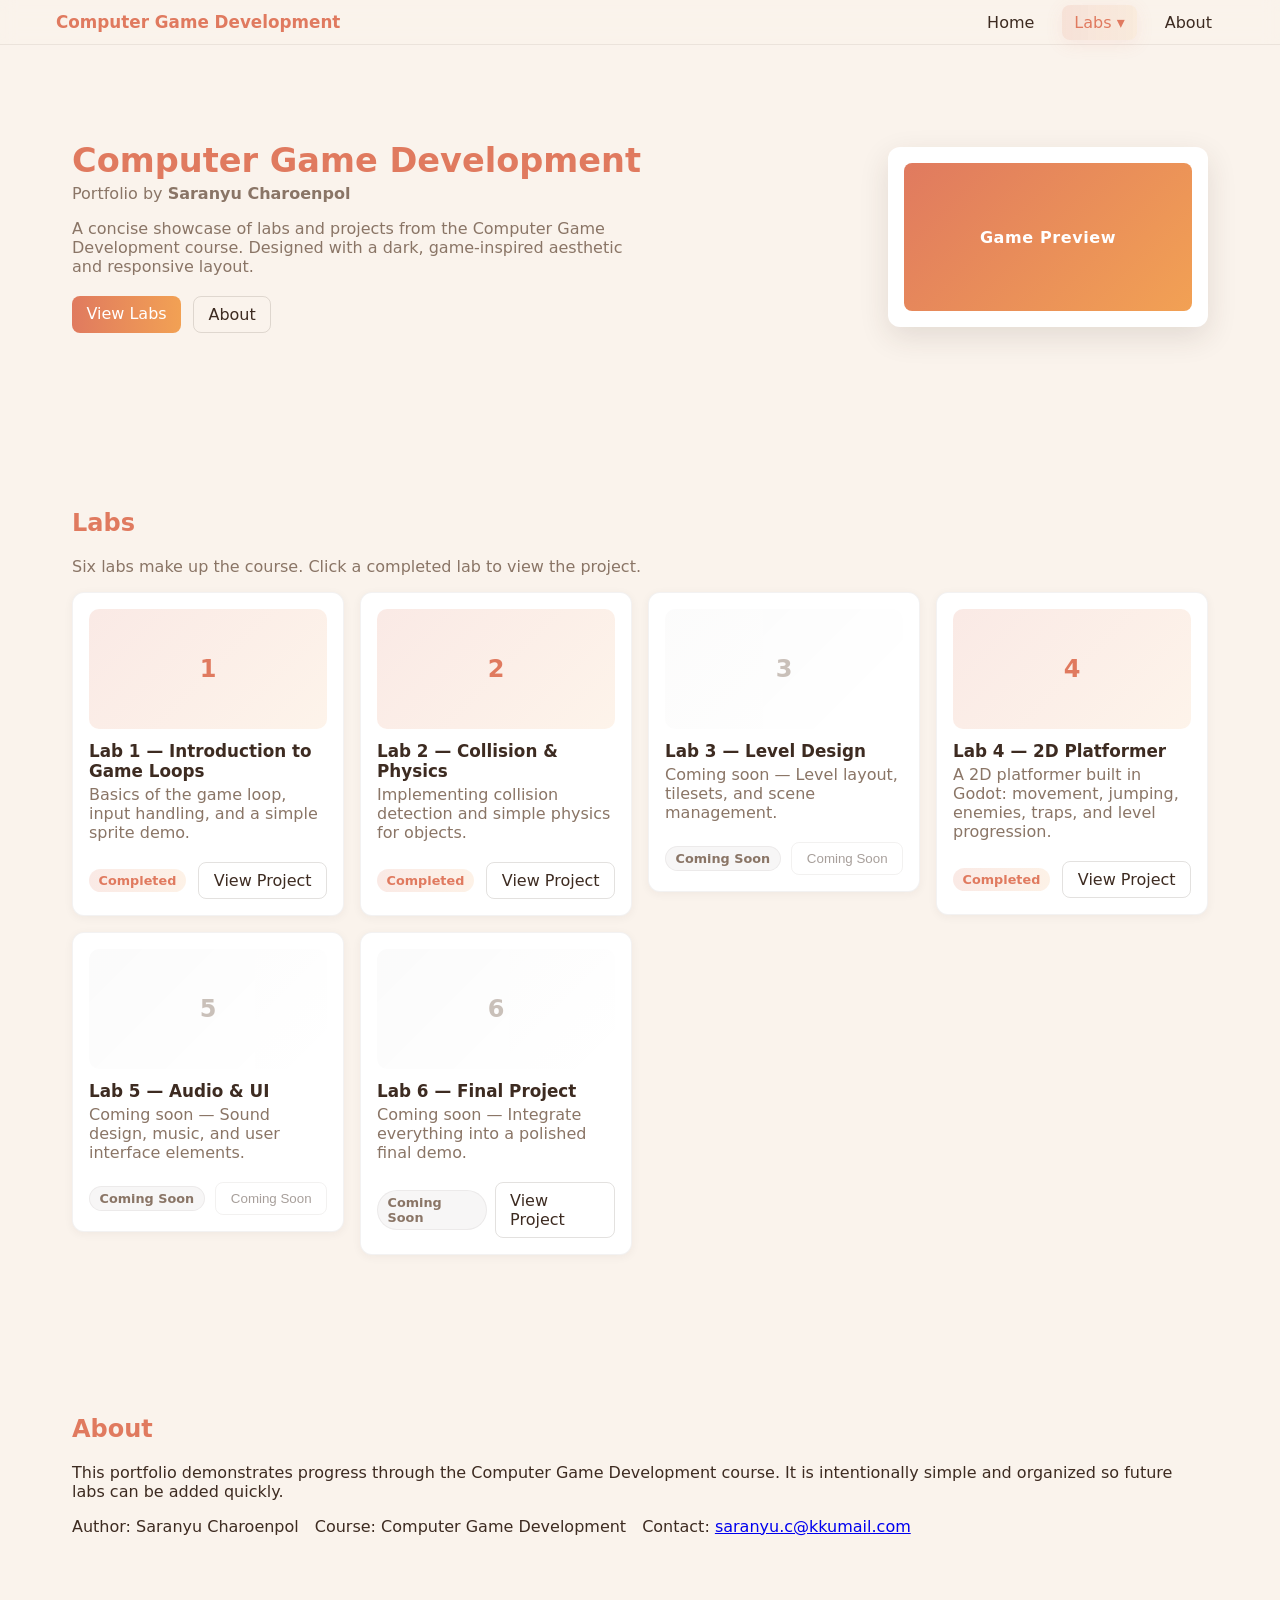
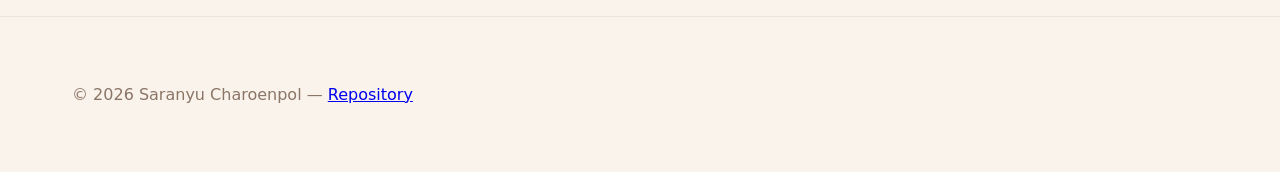
<file: index.html>
<!doctype html>
<html lang="en">
<head>
  <meta charset="utf-8" />
  <meta name="viewport" content="width=device-width,initial-scale=1" />
  <title>Computer Game Development — Portfolio</title>
  <link rel="stylesheet" href="style.css" />
</head>
<body>
  <header class="site-header">
    <nav class="nav container">
      <a class="brand" href="#">Computer Game Development</a>
      <button class="nav-toggle" aria-label="Toggle navigation">☰</button>
      <ul class="nav-list">
        <li><a href="#home" class="nav-link active">Home</a></li>
        <li class="dropdown">
          <a href="#labs" class="nav-link">Labs ▾</a>
          <ul class="labs-dropdown">
            <li><a href="labs/lab1.html">Lab 1</a></li>
            <li><a href="labs/lab2.html">Lab 2</a></li>
            <li><a href="labs/lab3.html">Lab 3</a></li>
            <li><a href="labs/lab4.html">Lab 4</a></li>
            <li><a href="labs/lab5.html">Lab 5</a></li>
            <li><a href="labs/lab6.html">Lab 6</a></li>
          </ul>
        </li>
        <li><a href="#about" class="nav-link">About</a></li>
      </ul>
    </nav>
  </header>

  <main>
    <section id="home" class="hero">
      <div class="container hero-inner">
        <div class="hero-text">
          <h1>Computer Game Development</h1>
          <p class="subtitle">Portfolio by <strong>Saranyu Charoenpol</strong></p>
          <p class="intro">A concise showcase of labs and projects from the Computer Game Development course. Designed with a dark, game-inspired aesthetic and responsive layout.</p>
          <div class="hero-actions">
            <a class="btn btn-primary" href="#labs">View Labs</a>
            <a class="btn btn-secondary" href="#about">About</a>
          </div>
        </div>
        <div class="hero-visual">
          <div class="mock-window">
            <div class="mock-screen">Game Preview</div>
          </div>
        </div>
      </div>
    </section>

    <section id="labs" class="section labs">
      <div class="container">
        <h2>Labs</h2>
        <p class="section-lead">Six labs make up the course. Click a completed lab to view the project.</p>
        <div class="labs-grid">
          <!-- Lab Card Template -->

          <article class="lab-card">
            <div class="lab-thumb" aria-hidden="true">1</div>
            <div class="lab-body">
              <h3>Lab 1 — Introduction to Game Loops</h3>
              <p class="lab-desc">Basics of the game loop, input handling, and a simple sprite demo.</p>
            </div>
            <div class="lab-meta">
              <span class="badge completed">Completed</span>
              <div class="lab-actions">
                <a class="btn" href="labs/lab1.html">View Project</a>
              </div>
            </div>
          </article>

          <article class="lab-card">
            <div class="lab-thumb" aria-hidden="true">2</div>
            <div class="lab-body">
              <h3>Lab 2 — Collision & Physics</h3>
              <p class="lab-desc">Implementing collision detection and simple physics for objects.</p>
            </div>
            <div class="lab-meta">
              <span class="badge completed">Completed</span>
              <div class="lab-actions">
                <a class="btn" href="labs/lab2.html">View Project</a>
              </div>
            </div>
          </article>

          <article class="lab-card">
            <div class="lab-thumb muted" aria-hidden="true">3</div>
            <div class="lab-body">
              <h3>Lab 3 — Level Design</h3>
              <p class="lab-desc">Coming soon — Level layout, tilesets, and scene management.</p>
            </div>
            <div class="lab-meta">
              <span class="badge upcoming">Coming Soon</span>
              <div class="lab-actions">
                <button class="btn disabled" disabled>Coming Soon</button>
              </div>
            </div>
          </article>

          <article class="lab-card">
            <div class="lab-thumb" aria-hidden="true">4</div>
            <div class="lab-body">
              <h3>Lab 4 — 2D Platformer</h3>
              <p class="lab-desc">A 2D platformer built in Godot: movement, jumping, enemies, traps, and level progression.</p>
            </div>
            <div class="lab-meta">
              <span class="badge completed">Completed</span>
              <div class="lab-actions">
                <a class="btn" href="labs/lab4.html">View Project</a>
              </div>
            </div>
          </article>

          <article class="lab-card">
            <div class="lab-thumb muted" aria-hidden="true">5</div>
            <div class="lab-body">
              <h3>Lab 5 — Audio & UI</h3>
              <p class="lab-desc">Coming soon — Sound design, music, and user interface elements.</p>
            </div>
            <div class="lab-meta">
              <span class="badge upcoming">Coming Soon</span>
              <div class="lab-actions">
                <button class="btn disabled" disabled>Coming Soon</button>
              </div>
            </div>
          </article>

          <article class="lab-card">
            <div class="lab-thumb muted" aria-hidden="true">6</div>
            <div class="lab-body">
              <h3>Lab 6 — Final Project</h3>
              <p class="lab-desc">Coming soon — Integrate everything into a polished final demo.</p>
            </div>
            <div class="lab-meta">
              <span class="badge upcoming">Coming Soon</span>
              <div class="lab-actions">
                <a class="btn" href="labs/lab6.html">View Project</a>
              </div>
            </div>
          </article>

        </div>
      </div>
    </section>

    <section id="about" class="section about">
      <div class="container">
        <h2>About</h2>
        <p>This portfolio demonstrates progress through the Computer Game Development course. It is intentionally simple and organized so future labs can be added quickly.</p>
        <ul>
          <li>Author: Saranyu Charoenpol</li>
          <li>Course: Computer Game Development</li>
          <li>Contact: <a href="mailto:you@example.com">saranyu.c@kkumail.com</a></li>
        </ul>
      </div>
    </section>
  </main>

  <footer class="site-footer">
    <div class="container footer-inner">
      <p>© <span id="year"></span> Saranyu Charoenpol — <a href="https://github.com/ICEkungIIR/Computer-Game-Development" target="_blank" rel="noopener">Repository</a></p>
    </div>
  </footer>

  <script src="script.js"></script>
</body>
</html>
</file>
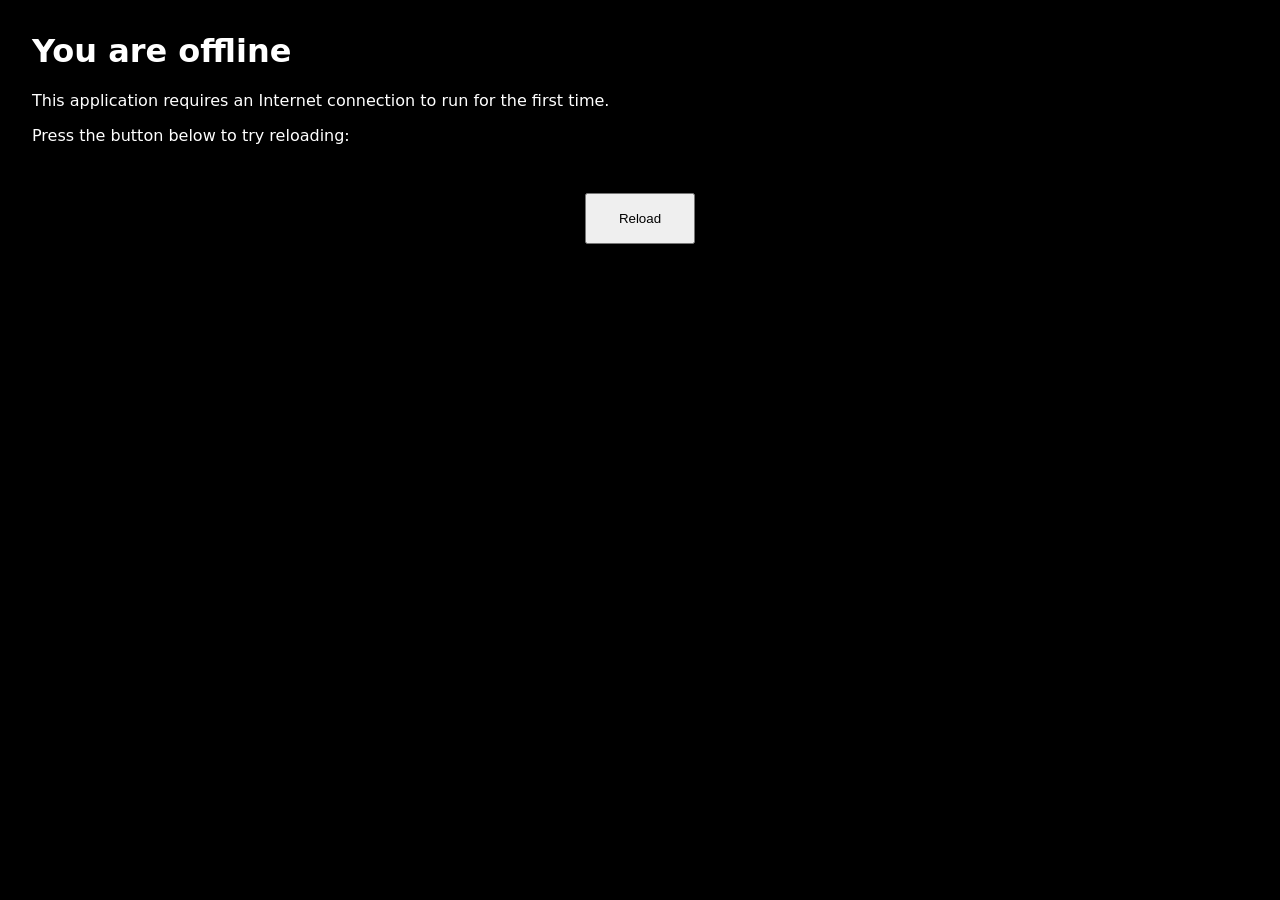
<file: lab04/index.offline.html>
<!DOCTYPE html>
<html lang="en">
	<head>
		<meta charset="utf-8">
		<meta http-equiv="X-UA-Compatible" content="IE=edge">
		<meta name="viewport" content="width=device-width, initial-scale=1">
		<title>You are offline</title>
		<style>
html {
	background-color: #000000;
	color: #ffffff;
}

body {
	font-family: system-ui, -apple-system, "Segoe UI", Roboto, "Helvetica Neue", Arial, "Noto Sans", sans-serif, "Apple Color Emoji", "Segoe UI Emoji", "Segoe UI Symbol", "Noto Color Emoji";
	margin: 2rem;
}

p {
	margin-block: 1rem;
}

button {
	display: block;
	padding: 1rem 2rem;
	margin: 3rem auto 0;
}
		</style>
	</head>
	<body>
		<h1>You are offline</h1>
		<p>This application requires an Internet connection to run for the first time.</p>
		<p>Press the button below to try reloading:</p>
		<button type="button">Reload</button>
		<script>
document.querySelector('button').addEventListener('click', () => {
	window.location.reload();
});
		</script>
	</body>
</html>
</file>
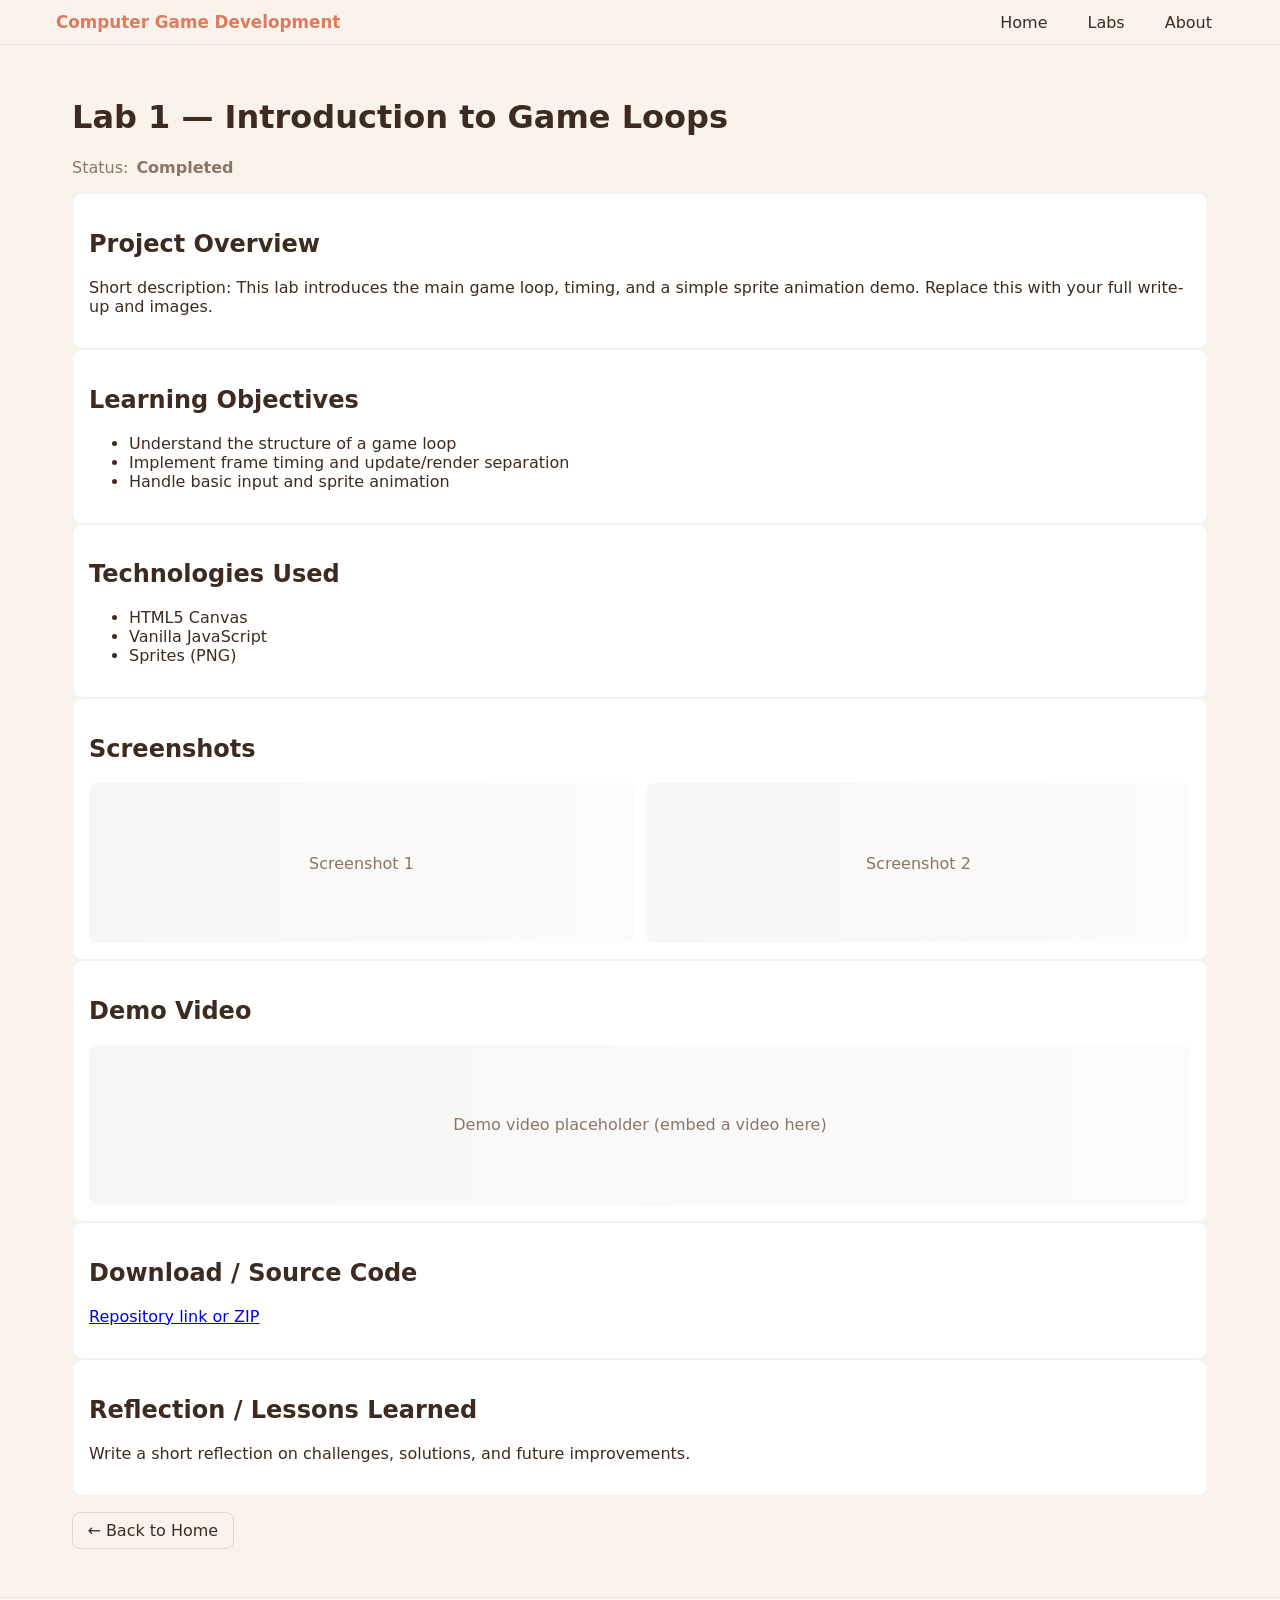
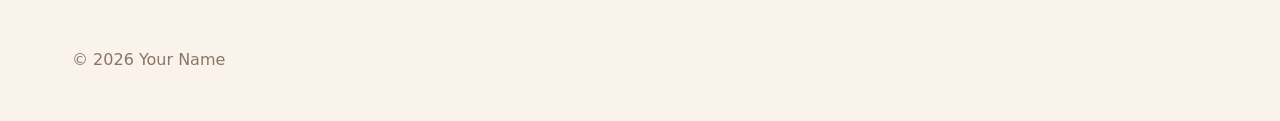
<file: labs/lab1.html>
<!doctype html>
<html lang="en">
<head>
  <meta charset="utf-8" />
  <meta name="viewport" content="width=device-width,initial-scale=1" />
  <title>Lab 1 — Introduction to Game Loops</title>
  <link rel="stylesheet" href="../style.css" />
</head>
<body>
  <header class="site-header">
    <nav class="nav container">
      <a class="brand" href="../index.html">Computer Game Development</a>
      <button class="nav-toggle" aria-label="Toggle navigation">☰</button>
      <ul class="nav-list">
        <li><a href="../index.html" class="nav-link">Home</a></li>
        <li><a href="../index.html#labs" class="nav-link">Labs</a></li>
        <li><a href="../index.html#about" class="nav-link">About</a></li>
      </ul>
    </nav>
  </header>

  <main class="container">
    <h1>Lab 1 — Introduction to Game Loops</h1>
    <p class="kv">Status: <strong>Completed</strong></p>

    <section class="card">
      <h2>Project Overview</h2>
      <p>Short description: This lab introduces the main game loop, timing, and a simple sprite animation demo. Replace this with your full write-up and images.</p>
    </section>

    <section class="card">
      <h2>Learning Objectives</h2>
      <ul>
        <li>Understand the structure of a game loop</li>
        <li>Implement frame timing and update/render separation</li>
        <li>Handle basic input and sprite animation</li>
      </ul>
    </section>

    <section class="card">
      <h2>Technologies Used</h2>
      <ul>
        <li>HTML5 Canvas</li>
        <li>Vanilla JavaScript</li>
        <li>Sprites (PNG)</li>
      </ul>
    </section>

    <section class="card">
      <h2>Screenshots</h2>
      <div class="screenshots">
        <div class="placeholder">Screenshot 1</div>
        <div class="placeholder">Screenshot 2</div>
      </div>
    </section>

    <section class="card">
      <h2>Demo Video</h2>
      <div class="placeholder">Demo video placeholder (embed a video here)</div>
    </section>

    <section class="card">
      <h2>Download / Source Code</h2>
      <p><a href="https://github.com/ICEkungIIR/Computer-Game-Development" target="_blank" rel="noopener">Repository link or ZIP</a></p>
    </section>

    <section class="card">
      <h2>Reflection / Lessons Learned</h2>
      <p>Write a short reflection on challenges, solutions, and future improvements.</p>
    </section>

    <p><a class="btn" href="../index.html">← Back to Home</a></p>
  </main>

  <footer class="site-footer">
    <div class="container">© <span id="year"></span> Your Name</div>
  </footer>

  <script src="../script.js"></script>
</body>
</html>
</file>
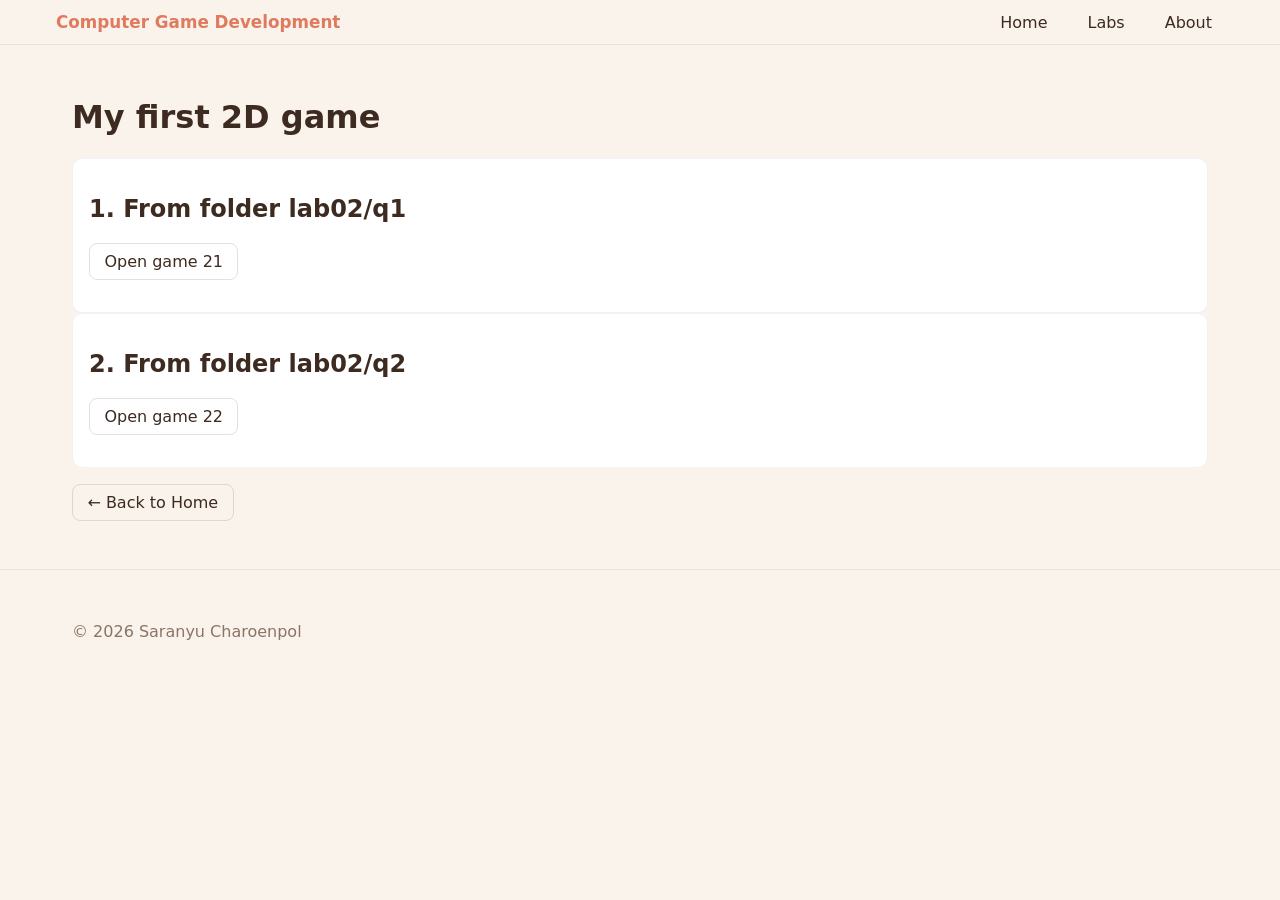
<file: labs/lab2.html>
<!doctype html>
<html lang="en">
<head>
  <meta charset="utf-8" />
  <meta name="viewport" content="width=device-width,initial-scale=1" />
  <title>My first 2D game</title>
  <link rel="stylesheet" href="../style.css" />
</head>
<body>
  <header class="site-header">
    <nav class="nav container">
      <a class="brand" href="../index.html">Computer Game Development</a>
      <button class="nav-toggle" aria-label="Toggle navigation">☰</button>
      <ul class="nav-list">
        <li><a href="../index.html" class="nav-link">Home</a></li>
        <li><a href="../index.html#labs" class="nav-link">Labs</a></li>
        <li><a href="../index.html#about" class="nav-link">About</a></li>
      </ul>
    </nav>
  </header>

  <main class="container">
    <h1>My first 2D game</h1>

    <section class="card">
      <h2>1. From folder lab02/q1</h2>
      <p><a class="btn" href="../lab02/quest1/game21.html">Open game 21</a></p>
    </section>

    <section class="card">
      <h2>2. From folder lab02/q2</h2>
      <p><a class="btn" href="../lab02/quest2/game22.html">Open game 22</a></p>
    </section>

    <p><a class="btn" href="../index.html">← Back to Home</a></p>
  </main>

  <footer class="site-footer">
    <div class="container">© <span id="year"></span> Saranyu Charoenpol</div>
  </footer>

  <script src="../script.js"></script>
</body>
</html>
</file>
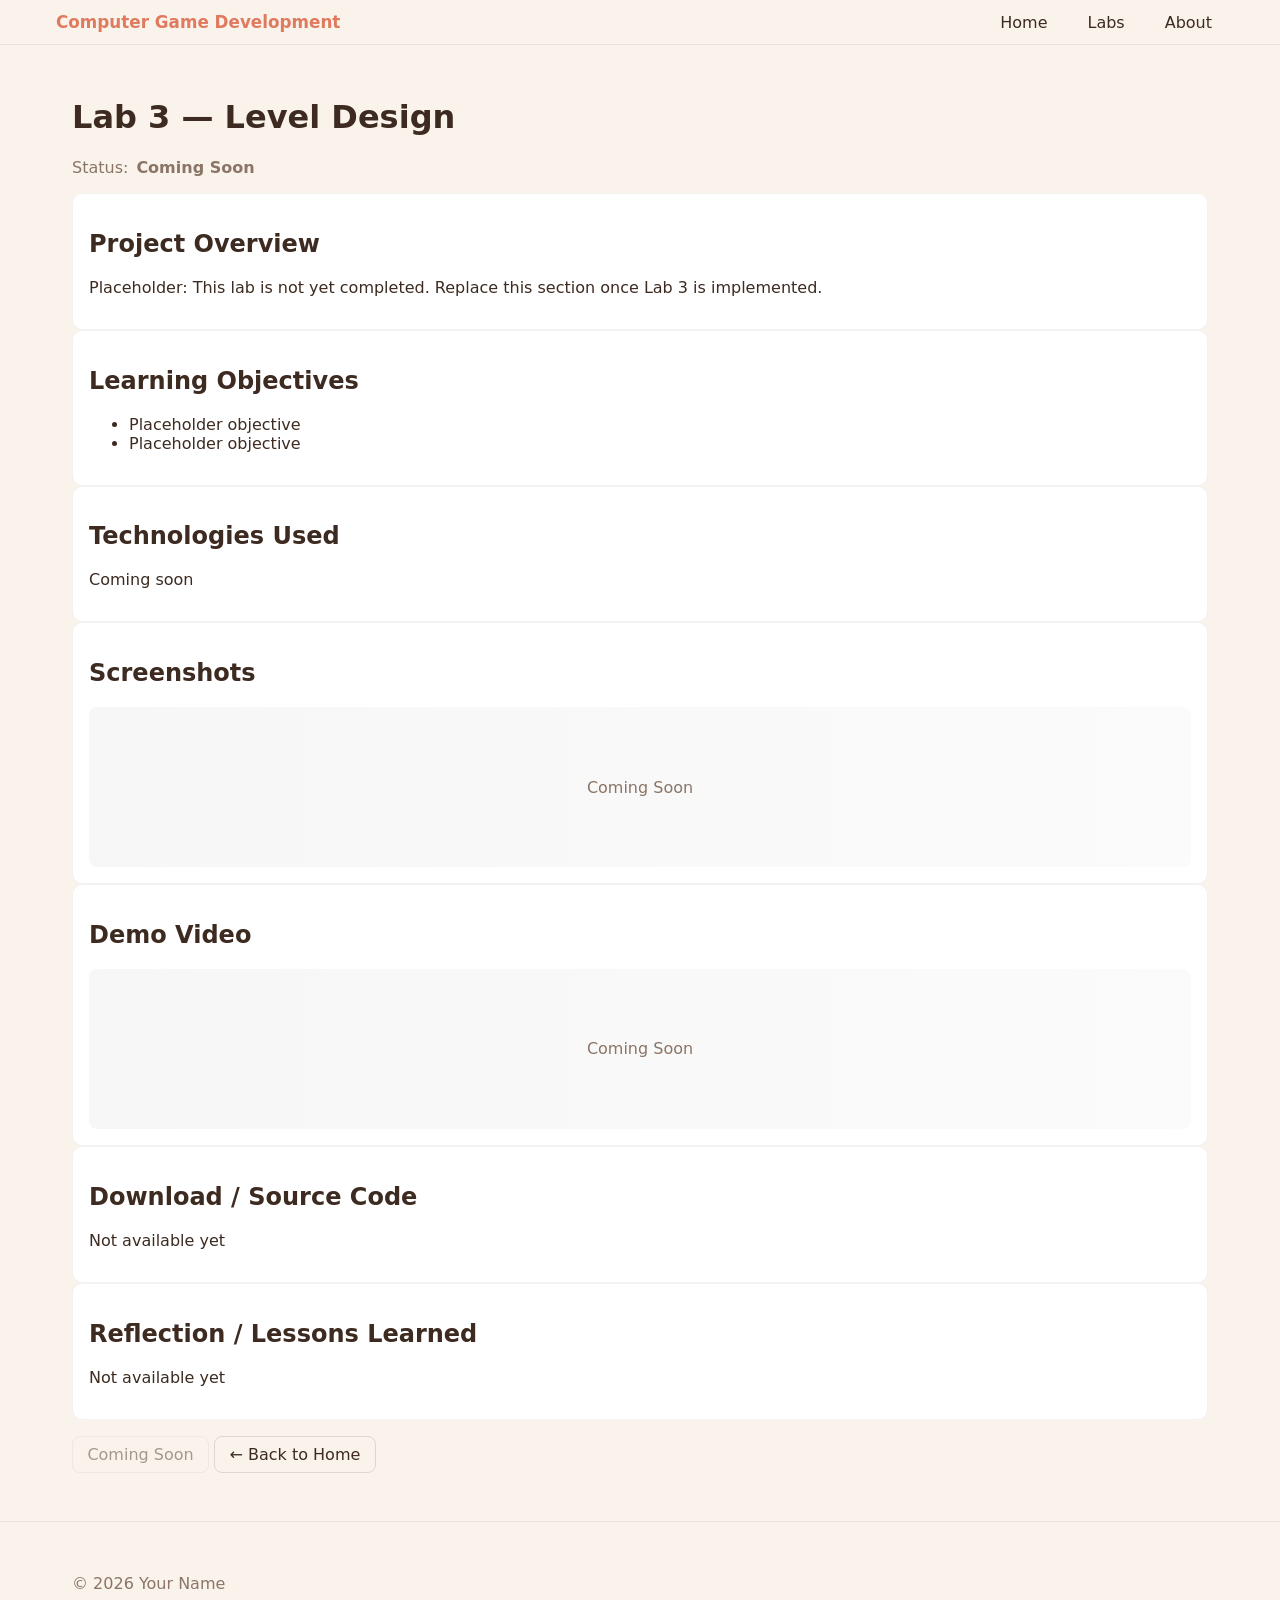
<file: labs/lab3.html>
<!doctype html>
<html lang="en">
<head>
  <meta charset="utf-8" />
  <meta name="viewport" content="width=device-width,initial-scale=1" />
  <title>Lab 3 — Level Design (Coming Soon)</title>
  <link rel="stylesheet" href="../style.css" />
</head>
<body>
  <header class="site-header">
    <nav class="nav container">
      <a class="brand" href="../index.html">Computer Game Development</a>
      <button class="nav-toggle" aria-label="Toggle navigation">☰</button>
      <ul class="nav-list">
        <li><a href="../index.html" class="nav-link">Home</a></li>
        <li><a href="../index.html#labs" class="nav-link">Labs</a></li>
        <li><a href="../index.html#about" class="nav-link">About</a></li>
      </ul>
    </nav>
  </header>

  <main class="container">
    <h1>Lab 3 — Level Design</h1>
    <p class="kv">Status: <strong>Coming Soon</strong></p>

    <section class="card">
      <h2>Project Overview</h2>
      <p>Placeholder: This lab is not yet completed. Replace this section once Lab 3 is implemented.</p>
    </section>

    <section class="card">
      <h2>Learning Objectives</h2>
      <ul>
        <li>Placeholder objective</li>
        <li>Placeholder objective</li>
      </ul>
    </section>

    <section class="card">
      <h2>Technologies Used</h2>
      <p>Coming soon</p>
    </section>

    <section class="card">
      <h2>Screenshots</h2>
      <div class="screenshots">
        <div class="placeholder">Coming Soon</div>
      </div>
    </section>

    <section class="card">
      <h2>Demo Video</h2>
      <div class="placeholder">Coming Soon</div>
    </section>

    <section class="card">
      <h2>Download / Source Code</h2>
      <p>Not available yet</p>
    </section>

    <section class="card">
      <h2>Reflection / Lessons Learned</h2>
      <p>Not available yet</p>
    </section>

    <p><a class="btn disabled" href="#" aria-disabled="true">Coming Soon</a> <a class="btn" href="../index.html">← Back to Home</a></p>
  </main>

  <footer class="site-footer">
    <div class="container">© <span id="year"></span> Your Name</div>
  </footer>

  <script src="../script.js"></script>
</body>
</html>
</file>
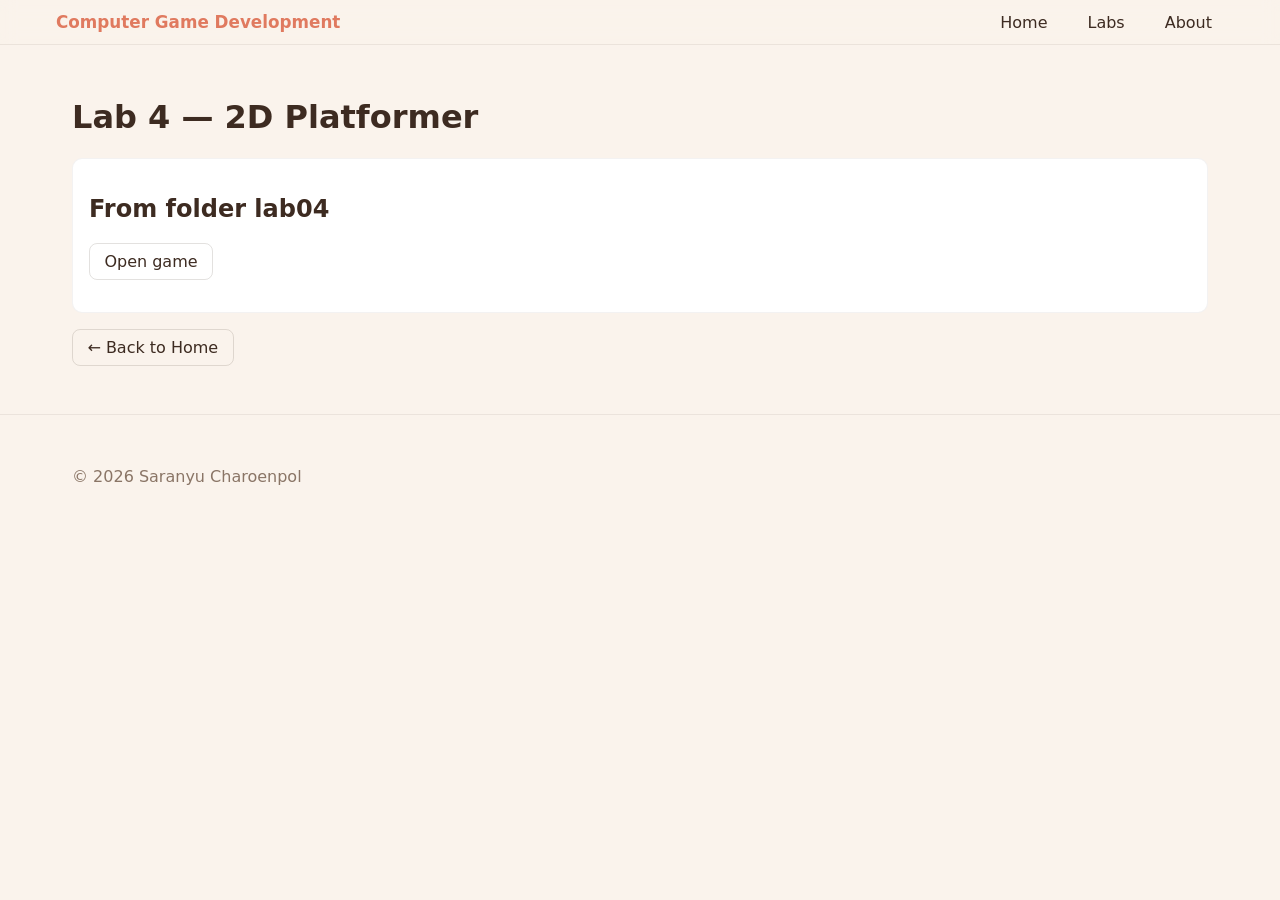
<file: labs/lab4.html>
<!doctype html>
<html lang="en">
<head>
  <meta charset="utf-8" />
  <meta name="viewport" content="width=device-width,initial-scale=1" />
  <title>Lab 4 — 2D Platformer</title>
  <link rel="stylesheet" href="../style.css" />
</head>
<body>
  <header class="site-header">
    <nav class="nav container">
      <a class="brand" href="../index.html">Computer Game Development</a>
      <button class="nav-toggle" aria-label="Toggle navigation">☰</button>
      <ul class="nav-list">
        <li><a href="../index.html" class="nav-link">Home</a></li>
        <li><a href="../index.html#labs" class="nav-link">Labs</a></li>
        <li><a href="../index.html#about" class="nav-link">About</a></li>
      </ul>
    </nav>
  </header>

  <main class="container">
    <h1>Lab 4 — 2D Platformer</h1>

    <section class="card">
      <h2>From folder lab04</h2>
      <p><a class="btn" href="../lab04/index.html">Open game</a></p>
    </section>

    <p><a class="btn" href="../index.html">← Back to Home</a></p>
  </main>

  <footer class="site-footer">
    <div class="container">© <span id="year"></span> Saranyu Charoenpol</div>
  </footer>

  <script src="../script.js"></script>
</body>
</html>
</file>
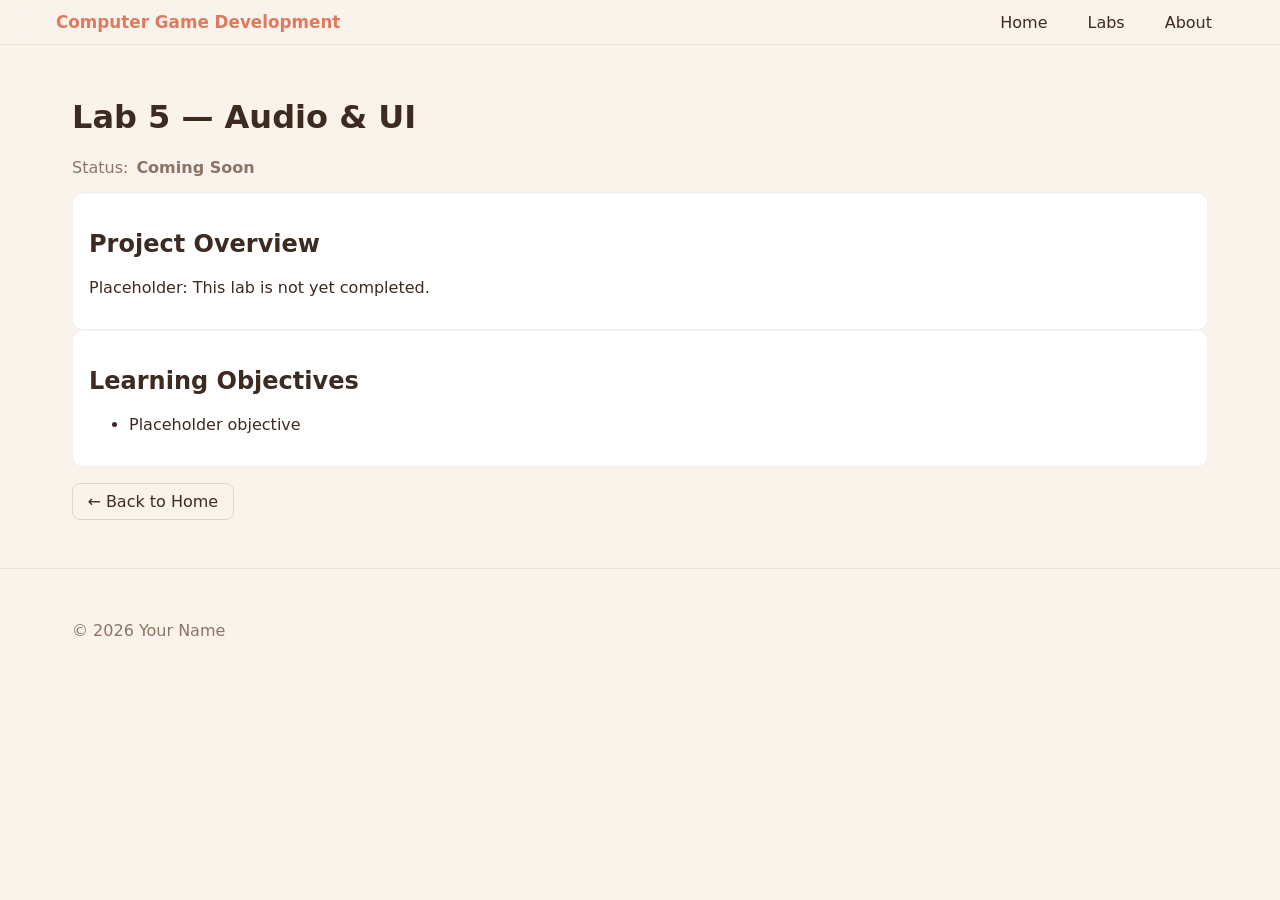
<file: labs/lab5.html>
<!doctype html>
<html lang="en">
<head>
  <meta charset="utf-8" />
  <meta name="viewport" content="width=device-width,initial-scale=1" />
  <title>Lab 5 — Audio & UI (Coming Soon)</title>
  <link rel="stylesheet" href="../style.css" />
</head>
<body>
  <header class="site-header">
    <nav class="nav container">
      <a class="brand" href="../index.html">Computer Game Development</a>
      <button class="nav-toggle" aria-label="Toggle navigation">☰</button>
      <ul class="nav-list">
        <li><a href="../index.html" class="nav-link">Home</a></li>
        <li><a href="../index.html#labs" class="nav-link">Labs</a></li>
        <li><a href="../index.html#about" class="nav-link">About</a></li>
      </ul>
    </nav>
  </header>

  <main class="container">
    <h1>Lab 5 — Audio & UI</h1>
    <p class="kv">Status: <strong>Coming Soon</strong></p>

    <section class="card">
      <h2>Project Overview</h2>
      <p>Placeholder: This lab is not yet completed.</p>
    </section>

    <section class="card">
      <h2>Learning Objectives</h2>
      <ul>
        <li>Placeholder objective</li>
      </ul>
    </section>

    <p><a class="btn" href="../index.html">← Back to Home</a></p>
  </main>

  <footer class="site-footer">
    <div class="container">© <span id="year"></span> Your Name</div>
  </footer>

  <script src="../script.js"></script>
</body>
</html>
</file>
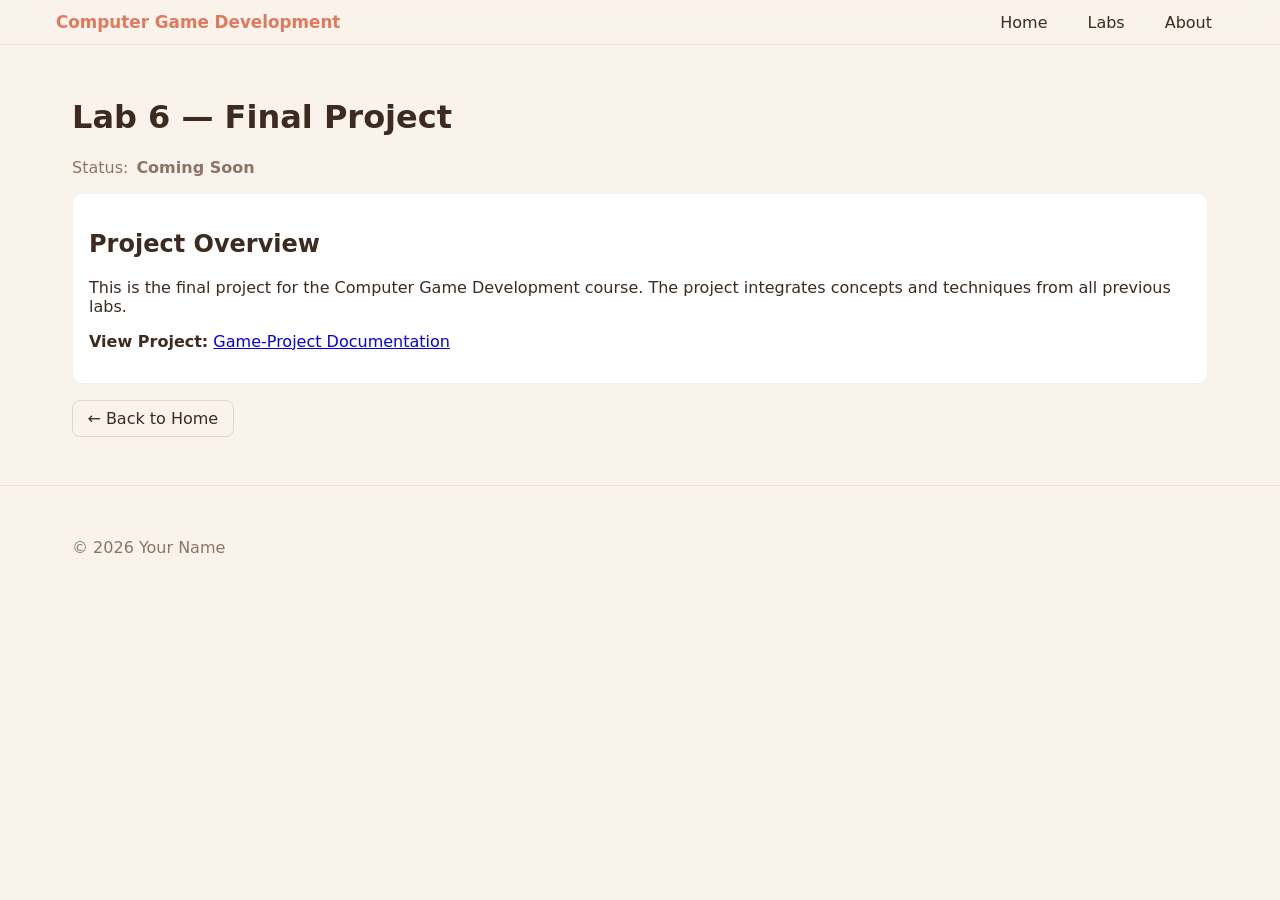
<file: labs/lab6.html>
<!doctype html>
<html lang="en">
<head>
  <meta charset="utf-8" />
  <meta name="viewport" content="width=device-width,initial-scale=1" />
  <title>Lab 6 — Final Project (Coming Soon)</title>
  <link rel="stylesheet" href="../style.css" />
</head>
<body>
  <header class="site-header">
    <nav class="nav container">
      <a class="brand" href="../index.html">Computer Game Development</a>
      <button class="nav-toggle" aria-label="Toggle navigation">☰</button>
      <ul class="nav-list">
        <li><a href="../index.html" class="nav-link">Home</a></li>
        <li><a href="../index.html#labs" class="nav-link">Labs</a></li>
        <li><a href="../index.html#about" class="nav-link">About</a></li>
      </ul>
    </nav>
  </header>

  <main class="container">
    <h1>Lab 6 — Final Project</h1>
    <p class="kv">Status: <strong>Coming Soon</strong></p>

    <section class="card">
      <h2>Project Overview</h2>
      <p>This is the final project for the Computer Game Development course. The project integrates concepts and techniques from all previous labs.</p>
      <p><strong>View Project:</strong> <a href="https://github.com/ICEkungIIR/Game-Project/tree/main/docs" target="_blank">Game-Project Documentation</a></p>
    </section>

    <p><a class="btn" href="../index.html">← Back to Home</a></p>
  </main>

  <footer class="site-footer">
    <div class="container">© <span id="year"></span> Your Name</div>
  </footer>

  <script src="../script.js"></script>
</body>
</html>
</file>
<file: style.css>
:root{
  --bg:#faf3ec;
  --surface:#ffffff;
  --muted:#8a7566;
  --accent:#e07a5f;
  --accent-2:#f2a154;
  --text:#3d2b21;
  --glass: rgba(224,122,95,0.08);
  --radius:12px;
  --container:1200px;
  --transition:220ms ease;
  --max-card-width:420px;
}

*{box-sizing:border-box}
html,body{height:100%;margin:0;font-family:Inter,ui-sans-serif,system-ui,-apple-system,'Segoe UI',Roboto,'Helvetica Neue',Arial;background:var(--bg);color:var(--text);-webkit-font-smoothing:antialiased;-moz-osx-font-smoothing:grayscale;scroll-behavior:smooth}
.container{max-width:var(--container);margin:0 auto;padding:2rem}
.site-header{background:rgba(250,243,236,0.85);backdrop-filter:blur(8px);position:sticky;top:0;z-index:40;border-bottom:1px solid rgba(61,43,33,0.08);transition:box-shadow var(--transition), padding var(--transition)}
.site-header.scrolled{box-shadow:0 4px 20px rgba(61,43,33,0.08)}
.nav{display:flex;align-items:center;justify-content:space-between;padding:0.75rem 1rem;transition:padding var(--transition)}
.site-header.scrolled .nav{padding:0.5rem 1rem}
.brand{font-weight:700;color:var(--accent);text-decoration:none;font-size:1.05rem}
.nav-list{display:flex;gap:1rem;list-style:none;margin:0;padding:0;align-items:center}
.nav-link{color:var(--text);text-decoration:none;padding:0.5rem 0.75rem;border-radius:8px;transition:background var(--transition), color var(--transition)}
.nav-link:hover{background:var(--glass);color:var(--accent)}
.nav-link.active{background:linear-gradient(90deg, rgba(224,122,95,0.14), rgba(242,161,84,0.10));box-shadow:0 4px 18px rgba(224,122,95,0.10);color:var(--accent)}
.nav-toggle{display:none;background:none;border:1px solid rgba(61,43,33,0.12);color:var(--text);padding:0.5rem;border-radius:8px;cursor:pointer}

/* Dropdown */
.dropdown{position:relative}
.labs-dropdown{list-style:none;margin:0;padding:0.5rem;position:absolute;top:calc(100% + 8px);left:0;min-width:160px;background:var(--surface);border-radius:10px;box-shadow:0 12px 30px rgba(61,43,33,0.14);border:1px solid rgba(61,43,33,0.06);opacity:0;visibility:hidden;transform:translateY(-8px);transition:opacity var(--transition), transform var(--transition), visibility var(--transition);z-index:50}
.dropdown:hover .labs-dropdown,.dropdown:focus-within .labs-dropdown,.labs-dropdown.open{opacity:1;visibility:visible;transform:translateY(0)}
.labs-dropdown li{margin:0}
.labs-dropdown a{display:block;padding:0.5rem 0.75rem;border-radius:8px;color:var(--text);text-decoration:none;font-size:0.92rem;transition:background var(--transition), color var(--transition)}
.labs-dropdown a:hover{background:var(--glass);color:var(--accent)}

/* Hero */
.hero{padding:4rem 0}
.hero-inner{display:flex;gap:2rem;align-items:center;justify-content:space-between}
.hero-text{flex:1;min-width:260px}
.hero h1{font-size:2.1rem;margin:0 0 0.25rem;color:var(--accent)}
.subtitle{color:var(--muted);margin:0 0 1rem}
.intro{color:var(--muted);max-width:56ch}
.hero-actions{margin-top:1.25rem;display:flex;gap:0.75rem}
.mock-window{width:320px;height:180px;background:var(--surface);border-radius:12px;padding:1rem;display:flex;align-items:center;justify-content:center;box-shadow:0 10px 30px rgba(61,43,33,0.12)}
.mock-screen{width:100%;height:100%;background:linear-gradient(135deg,var(--accent) 0%, var(--accent-2) 100%);border-radius:8px;display:flex;align-items:center;justify-content:center;color:#fff;font-weight:700;letter-spacing:0.6px}

/* Sections */
.section{padding:3rem 0}
.section h2{margin-top:0;color:var(--accent)}
.section-lead{color:var(--muted);margin-bottom:1rem}

/* Labs grid */
.labs-grid{display:grid;grid-template-columns:repeat(auto-fit,minmax(260px,1fr));gap:1rem;align-items:start}
.lab-card{background:var(--surface);border:1px solid rgba(61,43,33,0.06);padding:1rem;border-radius:12px;display:flex;flex-direction:column;gap:0.75rem;transition:transform var(--transition),box-shadow var(--transition);max-width:var(--max-card-width);box-shadow:0 2px 10px rgba(61,43,33,0.05)}
.lab-card:hover{transform:translateY(-6px);box-shadow:0 16px 40px rgba(61,43,33,0.14)}
.lab-thumb{height:120px;border-radius:10px;background:linear-gradient(135deg, rgba(224,122,95,0.16), rgba(242,161,84,0.12));display:flex;align-items:center;justify-content:center;font-weight:700;font-size:1.5rem;color:var(--accent)}
.lab-thumb.muted{opacity:0.45;background:linear-gradient(135deg, rgba(61,43,33,0.04), transparent);color:var(--muted)}
.lab-body h3{margin:0;font-size:1.05rem}
.lab-desc{color:var(--muted);margin:0.25rem 0 0.5rem}
.lab-meta{display:flex;align-items:center;justify-content:space-between;gap:0.5rem}
.badge{padding:0.25rem 0.6rem;border-radius:999px;font-size:0.8rem;font-weight:600}
.badge.completed{background:linear-gradient(90deg, rgba(224,122,95,0.16), rgba(242,161,84,0.14));color:var(--accent)}
.badge.upcoming{background:rgba(61,43,33,0.04);color:var(--muted);border:1px solid rgba(61,43,33,0.06)}
.lab-actions{display:flex;gap:0.5rem}

/* Buttons */
.btn{display:inline-block;padding:0.5rem 0.9rem;background:transparent;border:1px solid rgba(61,43,33,0.14);color:var(--text);border-radius:8px;text-decoration:none;cursor:pointer;transition:all var(--transition)}
.btn:hover{transform:translateY(-3px);border-color:var(--accent);color:var(--accent)}
.btn-primary{background:linear-gradient(90deg,var(--accent),var(--accent-2));color:#fff;border:none}
.btn-primary:hover{color:#fff;opacity:0.92}
.btn-secondary{border:1px solid rgba(61,43,33,0.14);color:var(--text)}
.btn.disabled,button[disabled]{opacity:0.45;cursor:not-allowed;transform:none}

/* About and footer */
.about ul{list-style:none;padding:0;margin:0;display:flex;gap:1rem;flex-wrap:wrap}
.site-footer{border-top:1px solid rgba(61,43,33,0.08);padding:1.25rem 0;color:var(--muted)}

/* Responsive nav */
@media (max-width:880px){
  .hero-inner{flex-direction:column;align-items:flex-start}
  .nav-list{display:none;background:var(--surface);position:absolute;top:60px;right:12px;padding:1rem;border-radius:12px;flex-direction:column;min-width:180px;box-shadow:0 10px 30px rgba(61,43,33,0.14)}
  .nav-list.open{display:flex}
  .nav-toggle{display:inline-block}
  .dropdown .labs-dropdown{position:static;opacity:1;visibility:visible;transform:none;box-shadow:none;border:none;display:none;padding:0.25rem 0 0 0.5rem}
  .dropdown .labs-dropdown.open{display:block}
  .mock-window{width:100%;height:140px}
  .container{padding:1rem}
}

/* Lab page content helpers */
.project-metadata{display:flex;gap:1rem;flex-wrap:wrap;margin-top:0.75rem;color:var(--muted)}
.card{background:var(--surface);padding:1rem;border-radius:10px;border:1px solid rgba(61,43,33,0.06)}
.screenshots{display:grid;grid-template-columns:repeat(auto-fit,minmax(200px,1fr));gap:0.75rem;margin-top:0.75rem}
.placeholder{background:linear-gradient(90deg, rgba(61,43,33,0.04), rgba(61,43,33,0.02));height:160px;border-radius:8px;display:flex;align-items:center;justify-content:center;color:var(--muted)}
.kv{display:flex;gap:0.5rem;align-items:center;color:var(--muted)}
</file>
